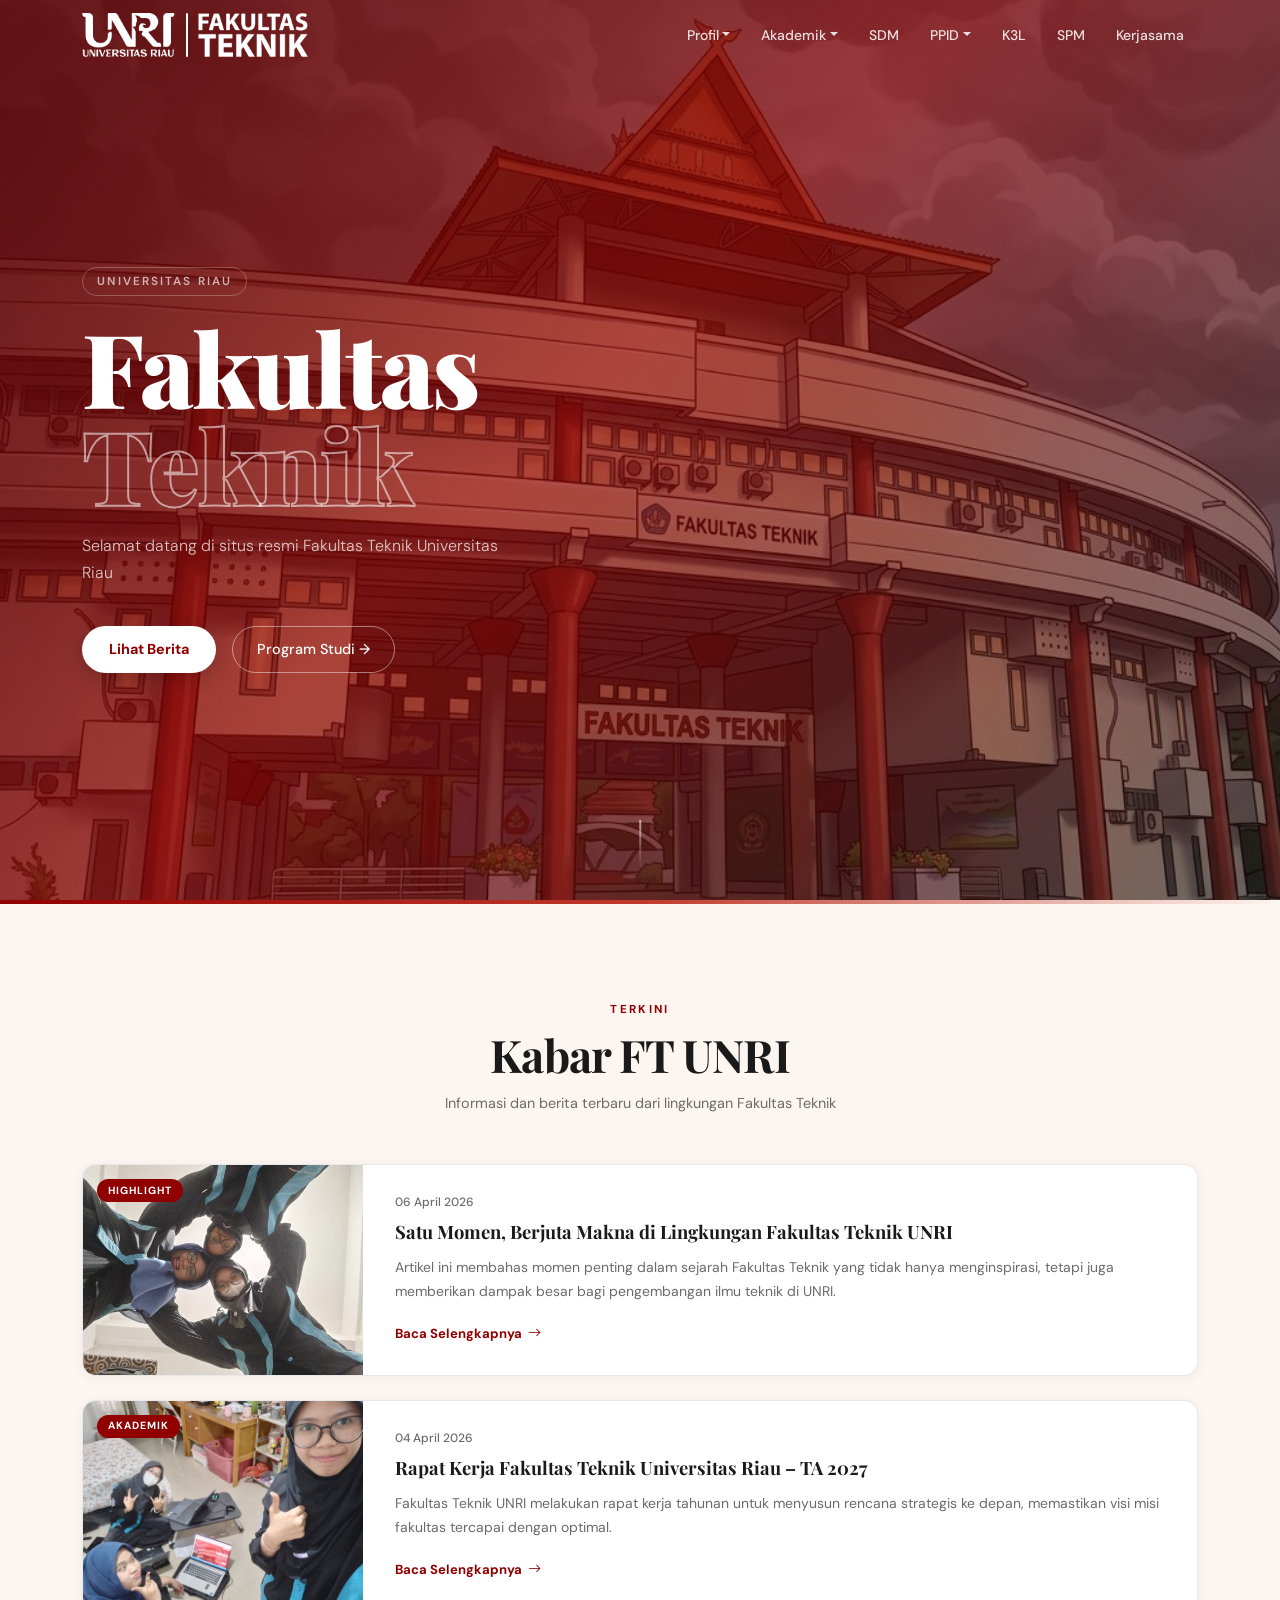
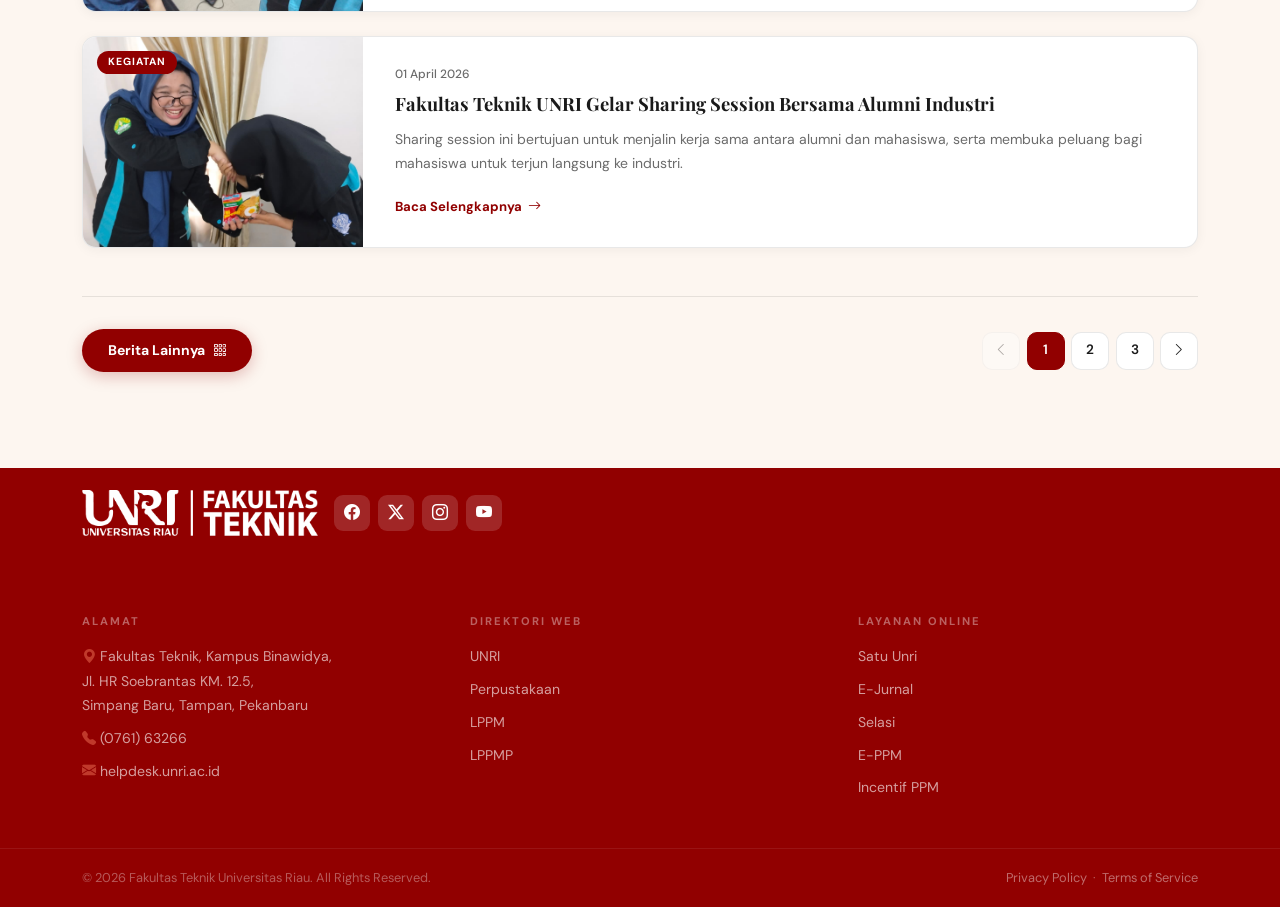
<file: index.html>
<!DOCTYPE html>
<html lang="id">
<head>
  <meta charset="UTF-8">
  <meta name="viewport" content="width=device-width, initial-scale=1.0">
  <title>Fakultas Teknik Universitas Riau</title>
  <link rel="icon" href="logounri1.png">
  <link rel="preconnect" href="https://fonts.googleapis.com">
  <link rel="preconnect" href="https://fonts.gstatic.com" crossorigin>
  <link href="https://fonts.googleapis.com/css2?family=Playfair+Display:wght@700;900&family=DM+Sans:wght@300;400;500;600&display=swap" rel="stylesheet">
  <link href="https://cdn.jsdelivr.net/npm/bootstrap@5.3.3/dist/css/bootstrap.min.css" rel="stylesheet">
  <link href="https://cdn.jsdelivr.net/npm/bootstrap-icons/font/bootstrap-icons.css" rel="stylesheet">
  <link rel="stylesheet" href="style.css">
</head>
<body>

<!--navbar-->
<nav class="navbar navbar-expand-lg fixed-top" id=""mainNav">
    <div class="container">
        <a class="navbar-brand" href="#">
            <img src="logounri.png" alt="Logo UNRI">
        </a>
        <button class="navbar-toggler" type="button" data-bs-toggle="collapse" data-bs-target="#navbarNav">
            <span class="toggler-bar"></span>
            <span class="toggler-bar"></span>
            <span class="toggler-bar"></span>
        </button>
        <div class="collapse navbar-collapse" id="navbarNav">
            <ul class="navbar-nav ms-auto align-items-lg-center gap-lg-1">
                <li class="nav-item dropdown">
                    <a class="nav-link dropdown-toggle" href="#" role="button" data-bs-toogle="dropdown">Profil</a>
                    <ul class="dropdown-menu">
                        <li><a class="dropdown-item" href="#">Sejarah</a></li>
                        <li><a class="dropdown-item" href="#">Struktur Organisasi</a></li>
                        <li><a class="dropdown-item" href="#">Visi dan Misi</a></li>
                        <li><a class="dropdown-item" href="#">Tujuan</a></li>
                        <li><a class="dropdown-item" href="#">Pimpinan</a></li>
                        <li><a class="dropdown-item" href="#">Sambutan Dekan</a></li>
                        <li><a class="dropdown-item" href="#">Akreditasi</a></li>
                    </ul>
                </li>
                <li class="nav-item dropdown">
                    <a class="nav-link dropdown-toggle" href="#" role="button" data-bs-toggle="dropdown">Akademik</a>
                    <ul class="dropdown-menu">
                        <li><a class="dropdown-item" href="#">Kalender Akademik</a></li>
                        <li><a class="dropdown-item" href="#">Peraturan Terkait</a></li>
                        <li><a class="dropdown-item" href="#">Pedoman Akademik</a></li>
                        <li><a class="dropdown-item" href="#">SOP Akademik</a></li>
                        <li><a class="dropdown-item" href="#">Jurusan Teknik Mesin</a></li>
                        <li><a class="dropdown-item" href="#">Jurusan Teknik Elektro</a></li>
                        <li><a class="dropdown-item" href="#">Jurusan Arsitektur</a></li>
                        <li><a class="dropdown-item" href="#">Jurusan Teknik Sipil</a></li>
                        <li><a class="dropdown-item" href="#">Jurusan Teknik Kimia</a></li>
                    </ul>
                </li>
                <li class="nav-item"><a class="nav-link" href="#">SDM</a></li>
                <li class="nav-item dropdown">
                    <a class="nav-link dropdown-toggle" href="#" role="button" data-bs-toggle="dropdown">PPID</a>
                    <ul class="dropdown-menu">
                        <li><a class="dropdown-item" href="#">Profil Singkat</a></li>
                        <li><a class="dropdown-item" href="#">Gambaran Umum</a></li>
                        <li><a class="dropdown-item" href="#">Struktur Organisasi</a></li>
                        <li><a class="dropdown-item" href="#">Surat Keputusan</a></li>
                        <li><a class="dropdown-item" href="#">Tugas dan Tanggung Jawab</a></li>
                        <li><a class="dropdown-item" href="#">Visi dan Misi</a></li>
                        <li><a class="dropdown-item" href="#">SOP PPID</a></li>
                        <li><a class="dropdown-item" href="#">Layanan Terkait</a></li>
                        <li><a class="dropdown-item" href="#">Layanan Informasi</a></li>
                        <li><a class="dropdown-item" href="#">Informasi Wajib Berkala</a></li>
                        <li><a class="dropdown-item" href="#">Informasi Tersedia Setiap Saat</a></li>
                        <li><a class="dropdown-item" href="#">Daftar Informasi Publik Online</a></li>
                        <li><a class="dropdown-item" href="#">Formulir Permohonan dan Keberatan</a></li>
                    </ul>
                </li>
                <li class="nav-item"><a class="nav-link" href="#">K3L</a></li>
                <li class="nav-item"><a class="nav-link" href="#">SPM</a></li>
                <li class="nav-item"><a class="nav-link" href="#">Kerjasama</a></li>
            </ul>
        </div>
    </div>
</nav>

<!--hero-->
<header class="hero-section">
    <div class="hero-overlay"></div>
    <div class="hero-bg" style="background-image: url('gambargedung.jpeg');"></div>
    <div class="hero-content container">
        <div class="hero-tag">Universitas Riau</div>
        <h1 class="hero-title">Fakultas<br><span>Teknik</span></h1>
        <p class="hero-sub">Selamat datang di situs resmi Fakultas Teknik Universitas Riau</p>
        <div class="hero-actions">
            <a href="#kabar" class="btn-hero-primary">Lihat Berita</a>
            <a href="#" class="btn-hero-ghost">Program Studi →</a>
        </div>
    </div>
    <div class="hero-scroll-hint"><span></span></div>
</header>

<!--kabar FT UNRI-->
<section class="kabar-section" id="kabar">
    <div class="container">
        <div class="section-header reveal">
            <span class="section-label">Terkini</span>
            <h2 class="section-title">Kabar FT UNRI</h2>
            <p class="section-sub">Informasi dan berita terbaru dari lingkungan Fakultas Teknik</p>
        </div>

        <div class="news-list">
            <article class="news-card reveal">
                <div class="news-card__thumb">
                    <img src="image1.jpg" alt="Image 1">
                    <div class="news-card__cat">Highlight</div>
                </div>
                <div class="news-card__body">
                    <time class="news-card__date">06 April 2026</time>
                    <h3 class="news-card__title">Satu Momen, Berjuta Makna di Lingkungan Fakultas Teknik UNRI</h3>
                    <p class="news-card__excerpt">Artikel ini membahas momen penting dalam sejarah Fakultas Teknik yang tidak hanya menginspirasi, tetapi juga memberikan dampak besar bagi pengembangan ilmu teknik di UNRI.</p>
                    <a href="#" class="news-card__link">Baca Selengkapnya <i class="bi bi-arrow-right"></i></a>
                </div>
            </article>

            <article class="news-card reveal">
                <div class="news-card__thumb">
                    <img src="image2.jpg" alt="Image 2">
                    <div class="news-card__cat">Akademik</div>
                </div>
                <div class="news-card__body">
                    <time class="news-card__date">04 April 2026</time>
                    <h3 class="news-card__title">Rapat Kerja Fakultas Teknik Universitas Riau – TA 2027</h3>
                    <p class="news-card__excerpt">Fakultas Teknik UNRI melakukan rapat kerja tahunan untuk menyusun rencana strategis ke depan, memastikan visi misi fakultas tercapai dengan optimal.</p>
                    <a href="#" class="news-card__link">Baca Selengkapnya <i class="bi bi-arrow-right"></i></a>
                </div>
            </article>

            <article class="news-card reveal">
                <div class="news-card__thumb">
                    <img src="image3.jpg" alt="Image 3">
                    <div class="news-card__cat">Kegiatan</div>
                </div>
                <div class="news-card__body">
                    <time class="news-card__date">01 April 2026</time>
                    <h3 class="news-card__title">Fakultas Teknik UNRI Gelar Sharing Session Bersama Alumni Industri</h3>
                    <p class="news-card__excerpt">Sharing session ini bertujuan untuk menjalin kerja sama antara alumni dan mahasiswa, serta membuka peluang bagi mahasiswa untuk terjun langsung ke industri.</p>
                    <a href="#" class="news-card__link">Baca Selengkapnya <i class="bi bi-arrow-right"></i></a>
                </div>
            </article>
        </div>

        <div class="news-footer reveal">
            <a href="#" class="btn-more">
                Berita Lainnya <i class="bi bi-grid-3x3-gap"></i>
            </a>
            <nav class="custom-pagination">
                <button class="page-btn" disabled><i class="bi bi-chevron-left"></i></button>
                <button class="page-btn active">1</button>
                <button class="page-btn">2</button>
                <button class="page-btn">3</button>
                <button class="page-btn"><i class="bi bi-chevron-right"></i></button>
            </nav>
        </div>
    </div>
</section>

<!--footer-->
<footer class="site-footer">
    <div class="footer-top">
        <div class="footer-brand-bar">
            <div class="container d-flex align-items-center justify-content-between flex-wrap gap-3">
                <div class="footer-brand-info">
                    <img src="logounri.png" alt="Logo" class="footer-logo">
                <div class="footer-socials">
                    <a href="#"><i class="bi bi-facebook"></i></a>
                    <a href="#"><i class="bi bi-twitter-x"></i></a>
                    <a href="#"><i class="bi bi-instagram"></i></a>
                    <a href="#"><i class="bi bi-youtube"></i></a>
                </div>
            </div>
        </div>
    </div>
    <div class="footer-body">
        <div class="container">
            <div class="row g-5">
                <div class="col-lg-4 col-md-6">
                    <h6 class="footer-col-title">Alamat</h6>
                    <p class="footer-address"><i class="bi bi-geo-alt-fill"></i> Fakultas Teknik, Kampus Binawidya,<br>Jl. HR Soebrantas KM. 12.5,<br>Simpang Baru, Tampan, Pekanbaru</p>
                <p class="footer-contact"><i class="bi bi-telephone-fill"></i> (0761) 63266</p>
                <p class="footer-contact"><i class="bi bi-envelope-fill"></i> helpdesk.unri.ac.id</p>
                </div>
                <div class="col-lg-4 col-md-3 col-6">
                    <h6 class="footer-col-title">Direktori Web</h6>
                    <ul class="footer-links">
                        <li><a href="#">UNRI</a></li>
                        <li><a href="#">Perpustakaan</a></li>
                        <li><a href="#">LPPM</a></li>
                        <li><a href="#">LPPMP</a></li>
                    </ul>
                </div>
                <div class="col-lg-4 col-md-3 col-6">
                    <h6 class="footer-col-title">Layanan Online</h6>
                    <ul class="footer-links">
                        <li><a href="#">Satu Unri</a></li>
                        <li><a href="#">E-Jurnal</a></li>
                        <li><a href="#">Selasi</a></li>
                        <li><a href="#">E-PPM</a></li>
                        <li><a href="#">Incentif PPM</a></li>
                    </ul>
                </div>
            </div>
        </div>
    </div>
    <div class="footer-bottom">
        <div class="container d-flex flex-wrap justify-content-between align-items-center gap-2">
            <p>&copy; 2026 Fakultas Teknik Universitas Riau. All Rights Reserved.</p>
            <p><a href="#">Privacy Policy</a> &nbsp;·&nbsp; <a href="#">Terms of Service</a></p>
        </div>
    </div>
</footer>

<script src="https://cdn.jsdelivr.net/npm/bootstrap@5.3.3/dist/js/bootstrap.bundle.min.js"></script>
<script src="script.js"></script>
</body>
</html>
</file>
<file: style.css>
:root {
  --red:       #910000;
  --red-dark:  #6b0000;
  --cream:     #fdf6f0;
  --white:     #ffffff;
  --ink:       #1a1a1a;
  --muted:     #6b6b6b;
  --border:    rgba(0,0,0,0.09);
  --radius:    14px;
  --nav-h:     72px;
  --font-d:    'Playfair Display', serif;
  --font-b:    'DM Sans', sans-serif;
}

*, *::before, *::after { box-sizing: border-box; }
html { scroll-behavior: smooth; }
body { font-family: var(--font-b); color: var(--ink); margin: 0; overflow-x: hidden; }
img  { max-width: 100%; display: block; }

/* NAVBAR */
#mainNav {
  height: var(--nav-h);
  background: rgba(145,0,0,.97);
  backdrop-filter: blur(10px);
  border-bottom: 1px solid rgba(255,255,255,.08);
  transition: background .3s, box-shadow .3s;
}
#mainNav.scrolled { background: var(--red-dark); box-shadow: 0 4px 24px rgba(0,0,0,.25); }
.navbar-brand img { height: 44px; filter: brightness(0) invert(1); }
.navbar-nav .nav-link {
  color: rgba(255,255,255,.85) !important;
  font-size: .875rem; font-weight: 500;
  padding: .4rem .85rem !important;
  border-radius: 8px;
  transition: background .2s, color .2s;
}
.navbar-nav .nav-link:hover { color: #fff !important; background: rgba(255,255,255,.12); }
.dropdown-menu {
  border: none; border-radius: 12px;
  box-shadow: 0 10px 36px rgba(0,0,0,.13);
  padding: .5rem; margin-top: 8px !important;
  animation: dropFade .18s ease;
}
.dropdown-item {
  font-size: .85rem; padding: .45rem .9rem;
  border-radius: 8px; font-weight: 500;
  transition: background .15s, color .15s;
}
.dropdown-item:hover { background: rgba(145,0,0,.08); color: var(--red); }
.navbar-toggler { border: none; padding: .4rem; background: transparent; display: flex; flex-direction: column; gap: 5px; }
.navbar-toggler:focus { box-shadow: none; }
.toggler-bar { display: block; width: 24px; height: 2px; background: #fff; border-radius: 2px; }

@keyframes dropFade { from { opacity:0; transform:translateY(-6px); } to { opacity:1; transform:translateY(0); } }

/* HERO */
.hero-section {
  position: relative; min-height: 100vh;
  display: flex; align-items: center; overflow: hidden;
}
.hero-bg {
  position: absolute; inset: 0;
  background-size: cover; background-position: center 30%;
  transform: scale(1.04); transition: transform 10s ease; z-index: 0;
}
.hero-overlay {
  position: absolute; inset: 0; z-index: 1;
  background: linear-gradient(135deg, rgba(90,0,0,.88) 0%, rgba(145,0,0,.68) 45%, rgba(20,8,8,.5) 100%);
}
.hero-content {
  position: relative; z-index: 2;
  padding-top: calc(var(--nav-h) + 4rem); padding-bottom: 6rem;
}
.hero-tag {
  display: inline-block; font-size: .73rem; font-weight: 600;
  letter-spacing: .18em; text-transform: uppercase;
  color: rgba(255,255,255,.65); border: 1px solid rgba(255,255,255,.25);
  border-radius: 100px; padding: .28rem .9rem; margin-bottom: 1.4rem;
  animation: fadeUp .8s ease both;
}
.hero-title {
  font-family: var(--font-d); font-size: clamp(3.5rem,8vw,7rem);
  font-weight: 900; line-height: .95; color: #fff;
  letter-spacing: -.02em; margin-bottom: 1.2rem;
  animation: fadeUp .8s .1s ease both;
}
.hero-title span { color: transparent; -webkit-text-stroke: 2px rgba(255,255,255,.55); }
.hero-sub {
  font-size: 1rem; color: rgba(255,255,255,.75);
  max-width: 420px; line-height: 1.7; font-weight: 300;
  margin-bottom: 2.5rem; animation: fadeUp .8s .2s ease both;
}
.hero-actions { display: flex; gap: 1rem; flex-wrap: wrap; animation: fadeUp .8s .3s ease both; }
.btn-hero-primary {
  display: inline-flex; align-items: center;
  background: #fff; color: var(--red); font-weight: 700; font-size: .9rem;
  padding: .72rem 1.7rem; border-radius: 100px; text-decoration: none;
  box-shadow: 0 4px 18px rgba(0,0,0,.2); transition: transform .2s, box-shadow .2s;
}
.btn-hero-primary:hover { color: var(--red-dark); transform: translateY(-2px); box-shadow: 0 8px 28px rgba(0,0,0,.28); }
.btn-hero-ghost {
  display: inline-flex; align-items: center;
  color: #fff; font-weight: 500; font-size: .9rem;
  padding: .72rem 1.5rem; border-radius: 100px;
  border: 1.5px solid rgba(255,255,255,.45); text-decoration: none;
  transition: background .2s, border-color .2s;
}
.btn-hero-ghost:hover { background: rgba(255,255,255,.12); border-color: rgba(255,255,255,.7); color: #fff; }
.hero-scroll-hint { position: absolute; bottom: 2rem; left: 50%; transform: translateX(-50%); z-index: 2; }
.hero-scroll-hint span {
  display: block; width: 1.5px; height: 48px;
  background: linear-gradient(to bottom, rgba(255,255,255,.6), transparent);
  animation: scrollLine 2s infinite;
}
@keyframes scrollLine {
  0%   { transform:scaleY(0); transform-origin:top; }
  50%  { transform:scaleY(1); transform-origin:top; }
  51%  { transform:scaleY(1); transform-origin:bottom; }
  100% { transform:scaleY(0); transform-origin:bottom; }
}
@keyframes fadeUp { from { opacity:0; transform:translateY(20px); } to { opacity:1; transform:translateY(0); } }

/* KABAR SECTION */
.kabar-section { padding: 6rem 0; background: var(--cream); position: relative; }
.kabar-section::before {
  content:''; position:absolute; top:0; left:0; right:0;
  height:4px; background: linear-gradient(90deg, var(--red), #c0392b, transparent);
}
.section-header { text-align: center; margin-bottom: 3rem; }
.section-label {
  display: inline-block; font-size: .72rem; font-weight: 700;
  letter-spacing: .2em; text-transform: uppercase; color: var(--red); margin-bottom: .6rem;
}
.section-title { font-family: var(--font-d); font-size: clamp(1.9rem,4vw,2.8rem); font-weight: 700; letter-spacing: -.02em; margin-bottom: .6rem; }
.section-sub { font-size: .9rem; color: var(--muted); max-width: 460px; margin: 0 auto; line-height: 1.7; }

/* NEWS LIST — 1 per row, horizontal layout */
.news-list { display: flex; flex-direction: column; gap: 1.5rem; }
.news-card {
  display: flex; background: var(--white);
  border-radius: var(--radius); overflow: hidden;
  border: 1px solid var(--border);
  box-shadow: 0 2px 12px rgba(0,0,0,.05);
  transition: transform .3s, box-shadow .3s;
}
.news-card:hover { transform: translateY(-4px); box-shadow: 0 12px 40px rgba(0,0,0,.1); }
.news-card__thumb { width: 280px; min-width: 280px; position: relative; overflow: hidden; }
.news-card__thumb img { width: 100%; height: 100%; object-fit: cover; transition: transform .5s; }
.news-card:hover .news-card__thumb img { transform: scale(1.05); }
.news-card__cat {
  position: absolute; top: .9rem; left: .9rem;
  background: var(--red); color: #fff;
  font-size: .65rem; font-weight: 700; letter-spacing: .1em;
  text-transform: uppercase; padding: .22rem .65rem; border-radius: 100px;
}
.news-card__body { padding: 1.75rem 2rem; display: flex; flex-direction: column; flex: 1; }
.news-card__date { font-size: .75rem; color: var(--muted); font-weight: 500; margin-bottom: .5rem; display: block; }
.news-card__title { font-family: var(--font-d); font-size: 1.15rem; font-weight: 700; line-height: 1.4; margin-bottom: .65rem; }
.news-card__excerpt { font-size: .875rem; color: var(--muted); line-height: 1.75; flex: 1; margin-bottom: 1.1rem; }
.news-card__link {
  display: inline-flex; align-items: center; gap: .4rem;
  font-size: .82rem; font-weight: 700; color: var(--red);
  text-decoration: none; border-bottom: 1.5px solid transparent;
  padding-bottom: 2px; width: fit-content; transition: border-color .2s, gap .2s;
}
.news-card__link:hover { border-color: var(--red); gap: .7rem; color: var(--red-dark); }

/* News footer */
.news-footer {
  display: flex; justify-content: space-between; align-items: center;
  flex-wrap: wrap; gap: 1.5rem; margin-top: 3rem;
  padding-top: 2rem; border-top: 1px solid var(--border);
}
.btn-more {
  display: inline-flex; align-items: center; gap: .5rem;
  background: var(--red); color: #fff; font-weight: 700; font-size: .875rem;
  padding: .68rem 1.6rem; border-radius: 100px; text-decoration: none;
  box-shadow: 0 4px 16px rgba(145,0,0,.25); transition: background .2s, transform .2s;
}
.btn-more:hover { background: var(--red-dark); transform: translateY(-2px); color: #fff; }
.custom-pagination { display: flex; gap: .4rem; }
.page-btn {
  min-width: 38px; height: 38px; border: 1.5px solid var(--border);
  background: var(--white); color: var(--ink); border-radius: 10px;
  font-size: .85rem; font-weight: 600; cursor: pointer;
  display: flex; align-items: center; justify-content: center;
  transition: background .2s, color .2s, border-color .2s;
}
.page-btn:hover:not(:disabled) { background: rgba(145,0,0,.08); border-color: var(--red); color: var(--red); }
.page-btn.active { background: var(--red); border-color: var(--red); color: #fff; }
.page-btn:disabled { opacity: .35; cursor: default; }

/* FOOTER */
.site-footer { font-family: var(--font-b); background: #1a1a1a; color: rgba(255,255,255,.72); }
.footer-top { background: var(--red); }
.footer-brand-bar { padding: 1.4rem 0; }
.footer-brand-info { display: flex; align-items: center; gap: 1rem; }
.footer-logo { height: 46px; filter: brightness(0) invert(1); }
.footer-brand-name { font-family: var(--font-d); font-size: 1.1rem; font-weight: 700; color: #fff; line-height: 1.3; }
.footer-brand-name small { font-family: var(--font-b); font-size: .76rem; font-weight: 400; opacity: .8; display: block; }
.footer-socials { display: flex; gap: .5rem; }
.footer-socials a {
  width: 36px; height: 36px; border-radius: 9px;
  background: rgba(255,255,255,.15); color: #fff;
  display: flex; align-items: center; justify-content: center;
  font-size: 1rem; text-decoration: none; transition: background .2s, transform .2s;
}
.footer-socials a:hover { background: rgba(255,255,255,.28); transform: translateY(-2px); }
.footer-body { padding: 3.5rem 0 2.5rem; }
.footer-col-title { font-size: .7rem; font-weight: 700; letter-spacing: .18em; text-transform: uppercase; color: rgba(255,255,255,.38); margin-bottom: 1rem; }
.footer-address, .footer-contact { font-size: .88rem; line-height: 1.75; color: rgba(255,255,255,.62); margin-bottom: .5rem; }
.footer-address i, .footer-contact i { color: #c0392b; }
.footer-links { list-style: none; padding: 0; margin: 0; }
.footer-links li { margin-bottom: .55rem; }
.footer-links a { font-size: .88rem; color: rgba(255,255,255,.62); text-decoration: none; transition: color .2s; }
.footer-links a:hover { color: #fff; }
.footer-bottom { border-top: 1px solid rgba(255,255,255,.08); padding: 1.2rem 0; }
.footer-bottom p { font-size: .8rem; color: rgba(255,255,255,.35); margin: 0; }
.footer-bottom a { color: rgba(255,255,255,.42); text-decoration: none; transition: color .2s; }
.footer-bottom a:hover { color: rgba(255,255,255,.78); }

/* REVEAL ANIMATION */
.reveal { opacity: 0; transform: translateY(24px); transition: opacity .6s ease, transform .6s ease; }
.reveal.visible { opacity: 1; transform: translateY(0); }

/* RESPONSIVE */
@media (max-width: 768px) {
  .news-card { flex-direction: column; }
  .news-card__thumb { width: 100%; min-width: unset; height: 200px; }
  .news-card__body { padding: 1.25rem; }
  .news-footer { flex-direction: column; align-items: flex-start; }
  .footer-brand-bar .d-flex { flex-direction: column; align-items: flex-start !important; }
}
@media (max-width: 480px) {
  .hero-title { font-size: 3rem; }
  .hero-actions { flex-direction: column; }
}

/* REVEAL ANIMATION */
.reveal { opacity: 0; transform: translateY(24px); transition: opacity .6s ease, transform .6s ease; }
.reveal.visible {}
</file>
